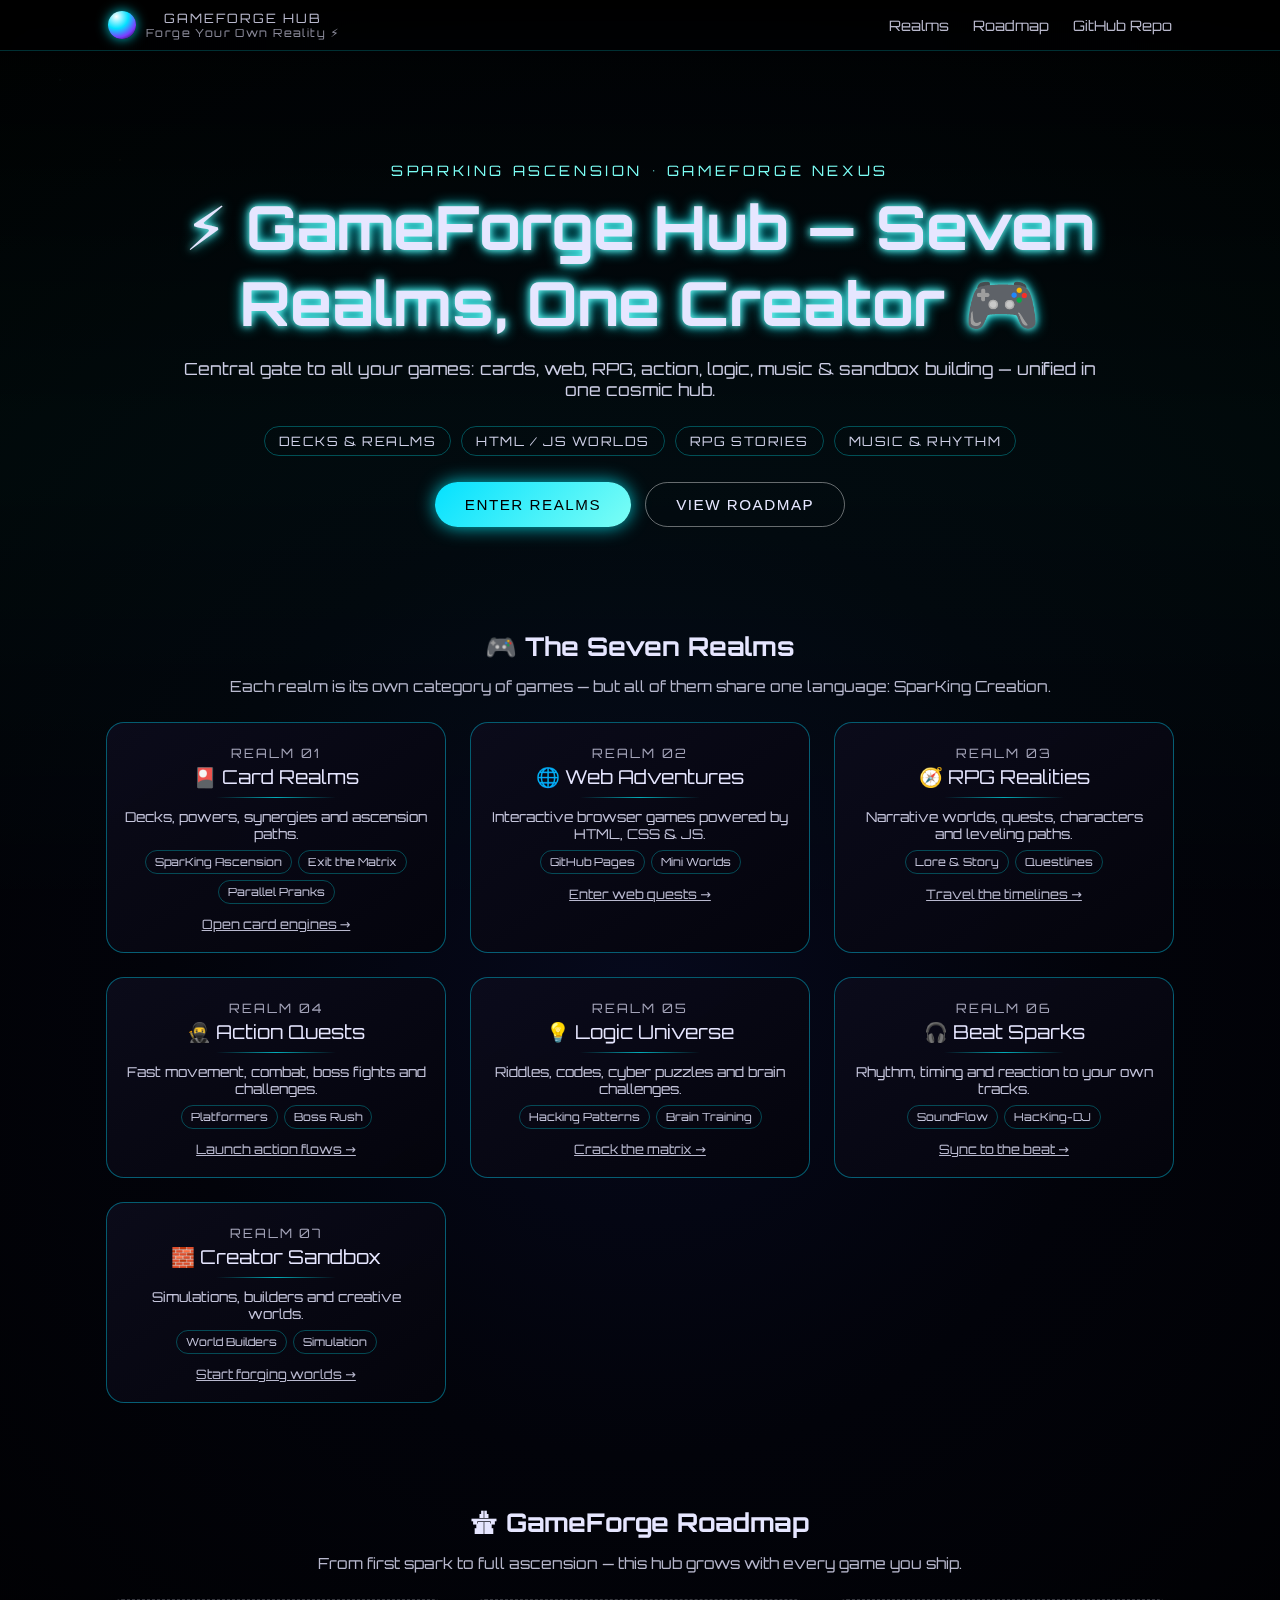
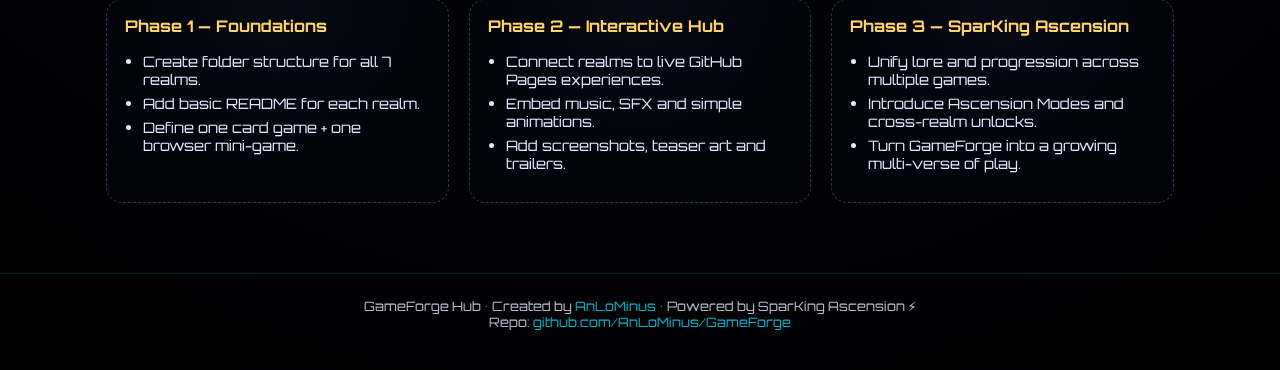
<file: index.html>
<!DOCTYPE html>
<html lang='en'>
<head>
  <meta charset='UTF-8'>
  <meta name='viewport' content='width=device-width, initial-scale=1.0'>
  <title>GameForge Hub ⚡🎮</title>
  <style>
    @import url('https://fonts.googleapis.com/css2?family=Orbitron:wght@400;500;700&display=swap');

    :root {
      --primary: #04e1ff;
      --primary-soft: #00a8d6;
      --bg-deep: #02030a;
      --bg-mid: #070016;
      --card-bg1: rgba(12, 12, 28, 0.9);
      --card-bg2: rgba(4, 4, 12, 0.95);
      --border-soft: #00dbff66;
      --text-main: #e6e6ff;
      --accent-gold: #ffd56a;
    }

    * {
      box-sizing: border-box;
    }

    body {
      margin: 0;
      font-family: 'Orbitron', system-ui, sans-serif;
      background: radial-gradient(circle at center, #06091c 0%, #02030a 40%, #000000 100%);
      color: var(--text-main);
      text-align: center;
      overflow-x: hidden;
    }

    /* animated starfield background */
    .stars, .stars2, .stars3 {
      position: fixed;
      top: 0;
      left: 0;
      width: 200%;
      height: 200%;
      pointer-events: none;
      background-repeat: repeat;
      opacity: 0.3;
      z-index: -2;
    }
    .stars {
      background-image: radial-gradient(2px 2px at 20px 20px, #ffffffaa, transparent 40%);
      animation: drift 80s linear infinite;
    }
    .stars2 {
      background-image: radial-gradient(2px 2px at 60px 80px, #7cfef5aa, transparent 40%);
      animation: drift 120s linear infinite reverse;
    }
    .stars3 {
      background-image: radial-gradient(2px 2px at 120px 160px, #ffd56aaa, transparent 40%);
      animation: drift 160s linear infinite;
    }

    @keyframes drift {
      from { transform: translate3d(0,0,0) scale(1); }
      to   { transform: translate3d(-25%, -25%, 0) scale(1.2); }
    }

    /* simple matrix spark rain */
    .matrix-overlay {
      position: fixed;
      inset: 0;
      pointer-events: none;
      background-image: linear-gradient(to bottom, transparent 0%, rgba(0, 255, 180, 0.08) 50%, transparent 100%);
      mix-blend-mode: screen;
      opacity: 0.4;
      animation: pulse 5s ease-in-out infinite;
      z-index: -1;
    }

    @keyframes pulse {
      0%, 100% { opacity: 0.15; }
      50% { opacity: 0.45; }
    }

    /* navbar */
    header {
      position: sticky;
      top: 0;
      z-index: 10;
      background: linear-gradient(to bottom, rgba(0,0,0,0.8), rgba(0,0,0,0.1));
      backdrop-filter: blur(12px);
      border-bottom: 1px solid #00f2ff33;
    }

    .nav-inner {
      max-width: 1100px;
      margin: 0 auto;
      padding: 10px 18px;
      display: flex;
      align-items: center;
      justify-content: space-between;
    }

    .logo {
      display: flex;
      align-items: center;
      gap: 10px;
      font-size: 1.1rem;
      letter-spacing: 0.08em;
    }

    .logo-mark {
      width: 28px;
      height: 28px;
      border-radius: 50%;
      background: radial-gradient(circle at 30% 20%, #ffffff, #04e1ff 40%, #7c3bff 70%, #000 100%);
      box-shadow: 0 0 12px #00f2ffcc;
    }

    nav a {
      margin-left: 20px;
      font-size: 0.9rem;
      text-decoration: none;
      color: var(--text-main);
      opacity: 0.8;
      transition: 0.25s;
    }

    nav a:hover {
      opacity: 1;
      text-shadow: 0 0 8px #00f2ff;
    }

    /* hero */
    .hero {
      padding: 110px 16px 70px;
    }

    .hero-inner {
      max-width: 920px;
      margin: 0 auto;
    }

    .hero-kicker {
      font-size: 0.9rem;
      letter-spacing: 0.25em;
      text-transform: uppercase;
      color: #7cfef5;
      margin-bottom: 10px;
    }

    .hero-title {
      font-size: clamp(2.8rem, 5vw, 3.8rem);
      margin: 0 0 14px;
      text-shadow: 0 0 7px #7cfef5, 0 0 14px #00f2ff;
    }

    .hero-sub {
      font-size: 1.05rem;
      opacity: 0.9;
      margin-bottom: 26px;
    }

    .hero-tags {
      display: flex;
      flex-wrap: wrap;
      justify-content: center;
      gap: 10px;
      margin-bottom: 26px;
    }

    .tag {
      border-radius: 999px;
      border: 1px solid #00f2ff55;
      padding: 6px 14px;
      font-size: 0.8rem;
      text-transform: uppercase;
      letter-spacing: 0.12em;
      opacity: 0.9;
    }

    .hero-cta {
      display: flex;
      flex-wrap: wrap;
      justify-content: center;
      gap: 14px;
    }

    .btn-primary, .btn-ghost {
      padding: 13px 30px;
      font-size: 0.95rem;
      border-radius: 999px;
      border: none;
      cursor: pointer;
      letter-spacing: 0.1em;
      text-transform: uppercase;
      transition: 0.25s;
    }

    .btn-primary {
      background: linear-gradient(135deg, var(--primary), #7cfef5);
      color: #000;
      box-shadow: 0 0 18px #00f2ffcc;
    }

    .btn-primary:hover {
      transform: translateY(-2px) scale(1.03);
      box-shadow: 0 0 26px #00f2ff;
    }

    .btn-ghost {
      background: transparent;
      border: 1px solid #ffffff66;
      color: var(--text-main);
    }

    .btn-ghost:hover {
      border-color: var(--primary);
      text-shadow: 0 0 8px #00f2ff;
    }

    /* realm grid */
    .section-shell {
      max-width: 1100px;
      margin: 0 auto;
      padding: 12px 16px 70px;
    }

    .section-title {
      font-size: 1.6rem;
      margin-bottom: 12px;
    }

    .section-sub {
      font-size: 0.95rem;
      opacity: 0.8;
      margin-bottom: 26px;
    }

    .realms-grid {
      display: grid;
      grid-template-columns: repeat(auto-fit, minmax(250px, 1fr));
      gap: 24px;
    }

    .realm-card {
      background: linear-gradient(145deg, var(--card-bg1), var(--card-bg2));
      border-radius: 18px;
      padding: 22px 18px 20px;
      border: 1px solid var(--border-soft);
      position: relative;
      overflow: hidden;
      cursor: pointer;
      transition: transform 0.22s ease, box-shadow 0.22s ease, border-color 0.22s;
    }

    .realm-card::before {
      content: '';
      position: absolute;
      inset: -40%;
      background: conic-gradient(from 120deg, transparent 0deg, #00f2ff22 70deg, transparent 140deg);
      opacity: 0;
      transition: opacity 0.3s;
    }

    .realm-card:hover::before {
      opacity: 1;
    }

    .realm-card:hover {
      transform: translateY(-8px) scale(1.02);
      box-shadow: 0 0 22px #00f2ffaa;
      border-color: #00f2ff;
    }

    .realm-label {
      font-size: 0.8rem;
      text-transform: uppercase;
      letter-spacing: 0.16em;
      opacity: 0.7;
      margin-bottom: 4px;
    }

    .realm-name {
      font-size: 1.2rem;
      margin-bottom: 6px;
    }

    .realm-line {
      height: 1px;
      width: 40%;
      margin: 8px auto 10px;
      background: linear-gradient(to right, transparent, #00f2ff, transparent);
      opacity: 0.7;
    }

    .realm-meta {
      font-size: 0.85rem;
      opacity: 0.85;
      margin-bottom: 6px;
    }

    .realm-tags {
      display: flex;
      flex-wrap: wrap;
      justify-content: center;
      gap: 6px;
      margin-top: 8px;
    }

    .realm-tag {
      font-size: 0.7rem;
      padding: 4px 9px;
      border-radius: 999px;
      border: 1px solid #00f2ff55;
      opacity: 0.85;
    }

    .realm-link {
      margin-top: 12px;
      font-size: 0.8rem;
      opacity: 0.8;
      text-decoration: underline;
    }

    /* roadmap */
    .roadmap {
      display: grid;
      grid-template-columns: repeat(auto-fit, minmax(260px, 1fr));
      gap: 20px;
      margin-top: 10px;
    }

    .roadmap-step {
      border-radius: 16px;
      border: 1px dashed #ffffff33;
      padding: 16px 18px;
      background: radial-gradient(circle at top, #19193355, #02030a 70%);
      font-size: 0.9rem;
      text-align: left;
    }

    .roadmap-step h3 {
      margin-top: 0;
      font-size: 1rem;
      color: var(--accent-gold);
    }

    ul {
      padding-left: 18px;
      text-align: left;
    }

    li {
      margin-bottom: 6px;
      font-size: 0.9rem;
    }

    /* footer */
    footer {
      border-top: 1px solid #00f2ff33;
      padding: 24px 16px 40px;
      font-size: 0.8rem;
      opacity: 0.8;
    }

    footer a {
      color: var(--primary);
      text-decoration: none;
    }

    footer a:hover {
      text-decoration: underline;
    }

    @media (max-width: 600px) {
      .nav-inner {
        flex-direction: column;
        gap: 8px;
      }
      nav a {
        margin-left: 10px;
      }
    }
  </style>
</head>
<body>

<div class='stars'></div>
<div class='stars2'></div>
<div class='stars3'></div>
<div class='matrix-overlay'></div>

<header>
  <div class='nav-inner'>
    <div class='logo'>
      <div class='logo-mark'></div>
      <div>
        <div style='font-size:0.8rem; text-transform:uppercase; letter-spacing:0.16em; opacity:0.8;'>GameForge Hub</div>
        <div style='font-size:0.7rem; opacity:0.6;'>Forge Your Own Reality ⚡</div>
      </div>
    </div>
    <nav>
      <a href='#realms'>Realms</a>
      <a href='#roadmap'>Roadmap</a>
      <a href='https://github.com/AnLoMinus/GameForge' target='_blank'>GitHub Repo</a>
    </nav>
  </div>
</header>

<main>
  <section class='hero'>
    <div class='hero-inner'>
      <div class='hero-kicker'>SparKing Ascension • GameForge Nexus</div>
      <h1 class='hero-title'>⚡ GameForge Hub — Seven Realms, One Creator 🎮</h1>
      <p class='hero-sub'>Central gate to all your games: cards, web, RPG, action, logic, music & sandbox building — unified in one cosmic hub.</p>

      <div class='hero-tags'>
        <div class='tag'>Decks &amp; Realms</div>
        <div class='tag'>HTML / JS Worlds</div>
        <div class='tag'>RPG Stories</div>
        <div class='tag'>Music &amp; Rhythm</div>
      </div>

      <div class='hero-cta'>
        <button class='btn-primary' onclick="document.getElementById('realms').scrollIntoView({behavior:'smooth'});">ENTER REALMS</button>
        <button class='btn-ghost' onclick="document.getElementById('roadmap').scrollIntoView({behavior:'smooth'});">VIEW ROADMAP</button>
      </div>
    </div>
  </section>

  <section id='realms' class='section-shell'>
    <h2 class='section-title'>🎮 The Seven Realms</h2>
    <p class='section-sub'>Each realm is its own category of games — but all of them share one language: SparKing Creation.</p>

    <div class='realms-grid'>

      <div class='realm-card' onclick="location.href='./card-realms';">
        <div class='realm-label'>Realm 01</div>
        <div class='realm-name'>🎴 Card Realms</div>
        <div class='realm-line'></div>
        <div class='realm-meta'>Decks, powers, synergies and ascension paths.</div>
        <div class='realm-tags'>
          <span class='realm-tag'>SparKing Ascension</span>
          <span class='realm-tag'>Exit the Matrix</span>
          <span class='realm-tag'>Parallel Pranks</span>
        </div>
        <div class='realm-link'>Open card engines &rarr;</div>
      </div>

      <div class='realm-card' onclick="location.href='./browser-games';">
        <div class='realm-label'>Realm 02</div>
        <div class='realm-name'>🌐 Web Adventures</div>
        <div class='realm-line'></div>
        <div class='realm-meta'>Interactive browser games powered by HTML, CSS & JS.</div>
        <div class='realm-tags'>
          <span class='realm-tag'>GitHub Pages</span>
          <span class='realm-tag'>Mini Worlds</span>
        </div>
        <div class='realm-link'>Enter web quests &rarr;</div>
      </div>

      <div class='realm-card' onclick="location.href='./rpg-worlds';">
        <div class='realm-label'>Realm 03</div>
        <div class='realm-name'>🧭 RPG Realities</div>
        <div class='realm-line'></div>
        <div class='realm-meta'>Narrative worlds, quests, characters and leveling paths.</div>
        <div class='realm-tags'>
          <span class='realm-tag'>Lore &amp; Story</span>
          <span class='realm-tag'>Questlines</span>
        </div>
        <div class='realm-link'>Travel the timelines &rarr;</div>
      </div>

      <div class='realm-card' onclick="location.href='./action-quests';">
        <div class='realm-label'>Realm 04</div>
        <div class='realm-name'>🥷 Action Quests</div>
        <div class='realm-line'></div>
        <div class='realm-meta'>Fast movement, combat, boss fights and challenges.</div>
        <div class='realm-tags'>
          <span class='realm-tag'>Platformers</span>
          <span class='realm-tag'>Boss Rush</span>
        </div>
        <div class='realm-link'>Launch action flows &rarr;</div>
      </div>

      <div class='realm-card' onclick="location.href='./logic-puzzles';">
        <div class='realm-label'>Realm 05</div>
        <div class='realm-name'>💡 Logic Universe</div>
        <div class='realm-line'></div>
        <div class='realm-meta'>Riddles, codes, cyber puzzles and brain challenges.</div>
        <div class='realm-tags'>
          <span class='realm-tag'>Hacking Patterns</span>
          <span class='realm-tag'>Brain Training</span>
        </div>
        <div class='realm-link'>Crack the matrix &rarr;</div>
      </div>

      <div class='realm-card' onclick="location.href='./music-games';">
        <div class='realm-label'>Realm 06</div>
        <div class='realm-name'>🎧 Beat Sparks</div>
        <div class='realm-line'></div>
        <div class='realm-meta'>Rhythm, timing and reaction to your own tracks.</div>
        <div class='realm-tags'>
          <span class='realm-tag'>SoundFlow</span>
          <span class='realm-tag'>HacKing-DJ</span>
        </div>
        <div class='realm-link'>Sync to the beat &rarr;</div>
      </div>

      <div class='realm-card' onclick="location.href='./sandbox-realms';">
        <div class='realm-label'>Realm 07</div>
        <div class='realm-name'>🧱 Creator Sandbox</div>
        <div class='realm-line'></div>
        <div class='realm-meta'>Simulations, builders and creative worlds.</div>
        <div class='realm-tags'>
          <span class='realm-tag'>World Builders</span>
          <span class='realm-tag'>Simulation</span>
        </div>
        <div class='realm-link'>Start forging worlds &rarr;</div>
      </div>

    </div>
  </section>

  <section id='roadmap' class='section-shell'>
    <h2 class='section-title'>🛣 GameForge Roadmap</h2>
    <p class='section-sub'>From first spark to full ascension — this hub grows with every game you ship.</p>

    <div class='roadmap'>
      <div class='roadmap-step'>
        <h3>Phase 1 — Foundations</h3>
        <ul>
          <li>Create folder structure for all 7 realms.</li>
          <li>Add basic README for each realm.</li>
          <li>Define one card game + one browser mini-game.</li>
        </ul>
      </div>

      <div class='roadmap-step'>
        <h3>Phase 2 — Interactive Hub</h3>
        <ul>
          <li>Connect realms to live GitHub Pages experiences.</li>
          <li>Embed music, SFX and simple animations.</li>
          <li>Add screenshots, teaser art and trailers.</li>
        </ul>
      </div>

      <div class='roadmap-step'>
        <h3>Phase 3 — SparKing Ascension</h3>
        <ul>
          <li>Unify lore and progression across multiple games.</li>
          <li>Introduce Ascension Modes and cross-realm unlocks.</li>
          <li>Turn GameForge into a growing multi-verse of play.</li>
        </ul>
      </div>
    </div>
  </section>
</main>

<footer>
  GameForge Hub • Created by <a href='https://github.com/AnLoMinus' target='_blank'>AnLoMinus</a> • Powered by SparKing Ascension ⚡<br>
  Repo: <a href='https://github.com/AnLoMinus/GameForge' target='_blank'>github.com/AnLoMinus/GameForge</a>
</footer>

</body>
</html>
</file>
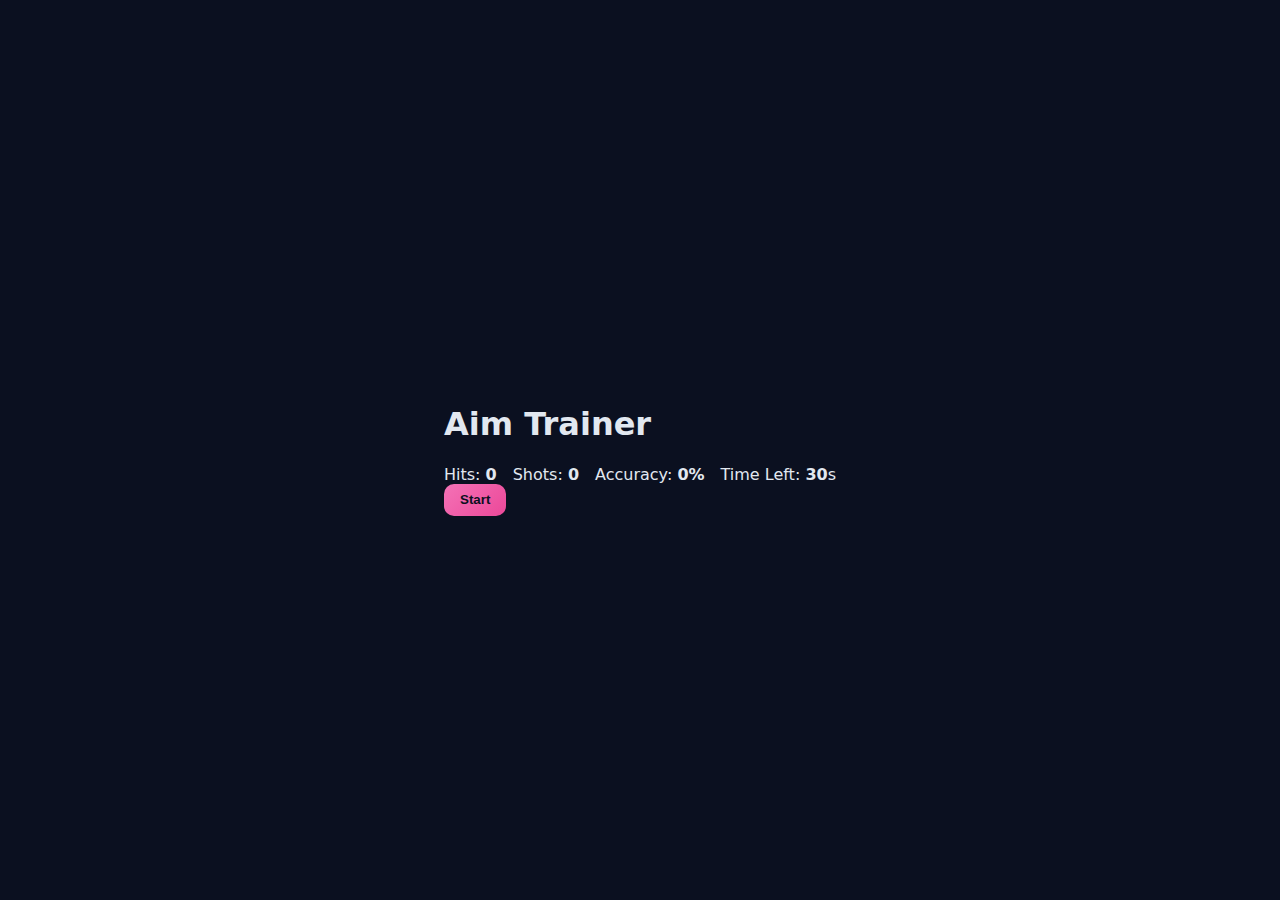
<file: WebPlay/aim-trainer/index.html>
<!doctype html>
<html lang="en">
<head>
  <meta charset="UTF-8">
  <meta name="viewport" content="width=device-width, initial-scale=1.0">
  <title>Aim Trainer</title>
  <link rel="stylesheet" href="style.css">
</head>
<body>
  <main>
    <header>
      <h1>Aim Trainer</h1>
      <div class="stats">
        <span>Hits: <strong id="hits">0</strong></span>
        <span>Shots: <strong id="shots">0</strong></span>
        <span>Accuracy: <strong id="accuracy">0%</strong></span>
        <span>Time Left: <strong id="time">30</strong>s</span>
      </div>
      <button id="start">Start</button>
    </header>
    <section id="field"></section>
  </main>
  <script src="script.js"></script>
</body>
</html>
</file>
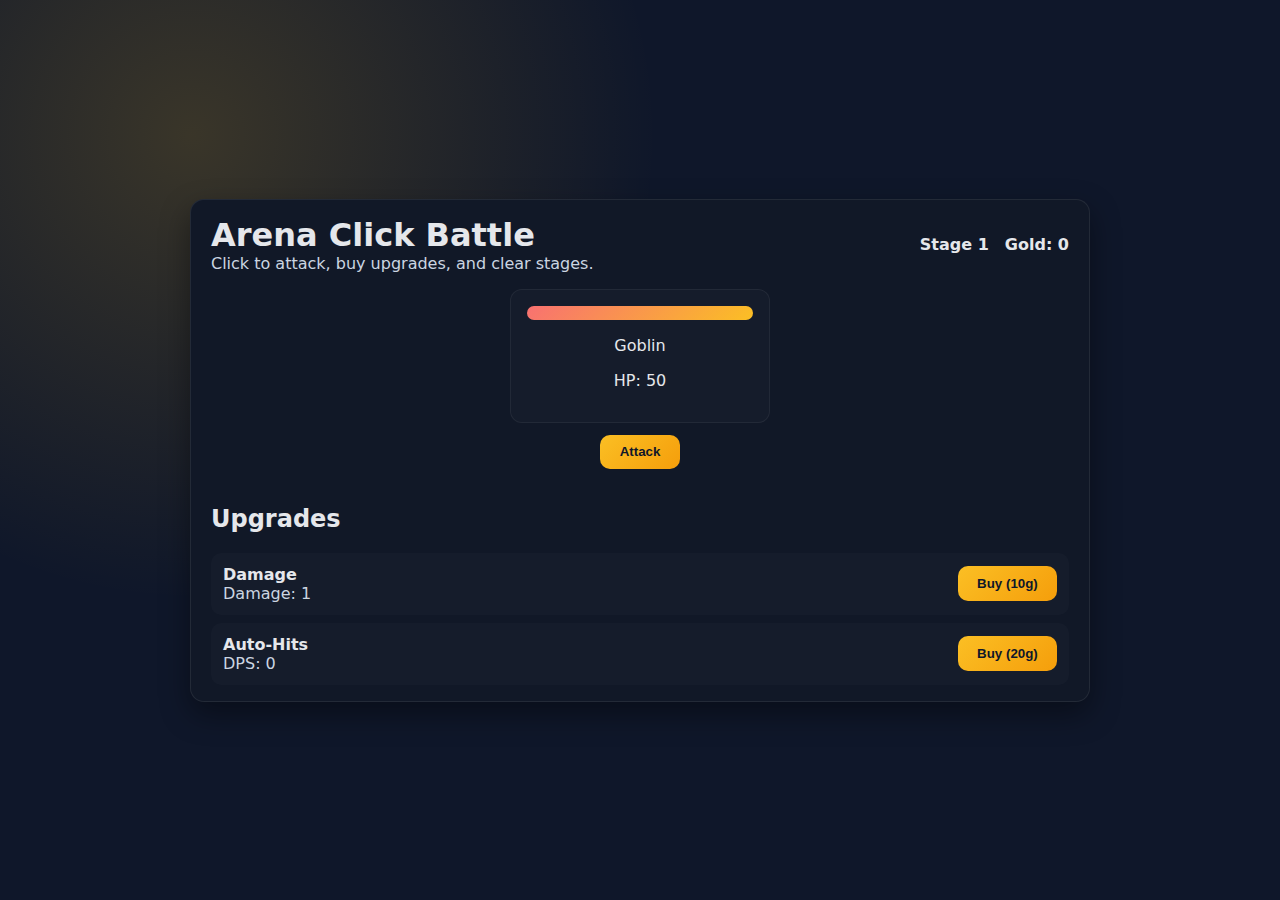
<file: WebPlay/arena-click-battle/index.html>
<!DOCTYPE html>
<html lang="en">
<head>
  <meta charset="UTF-8">
  <meta name="viewport" content="width=device-width, initial-scale=1.0">
  <title>Arena Click Battle</title>
  <link rel="stylesheet" href="style.css">
</head>
<body>
  <main class="panel">
    <header>
      <div>
        <h1>Arena Click Battle</h1>
        <p>Click to attack, buy upgrades, and clear stages.</p>
      </div>
      <div class="stats">
        <span id="stage">Stage 1</span>
        <span id="gold">Gold: 0</span>
      </div>
    </header>
    <section class="arena">
      <div class="enemy" id="enemy">
        <div class="hp-bar"><div id="hpFill"></div></div>
        <p id="enemyName">Goblin</p>
        <p id="hp">HP: 50</p>
      </div>
      <button id="attack">Attack</button>
    </section>
    <section class="upgrades">
      <h2>Upgrades</h2>
      <div class="upgrade">
        <div>
          <strong>Damage</strong>
          <p id="damageInfo">Damage: 1</p>
        </div>
        <button id="buyDamage">Buy (10g)</button>
      </div>
      <div class="upgrade">
        <div>
          <strong>Auto-Hits</strong>
          <p id="autoInfo">DPS: 0</p>
        </div>
        <button id="buyAuto">Buy (20g)</button>
      </div>
    </section>
  </main>
  <script src="script.js"></script>
</body>
</html>
</file>
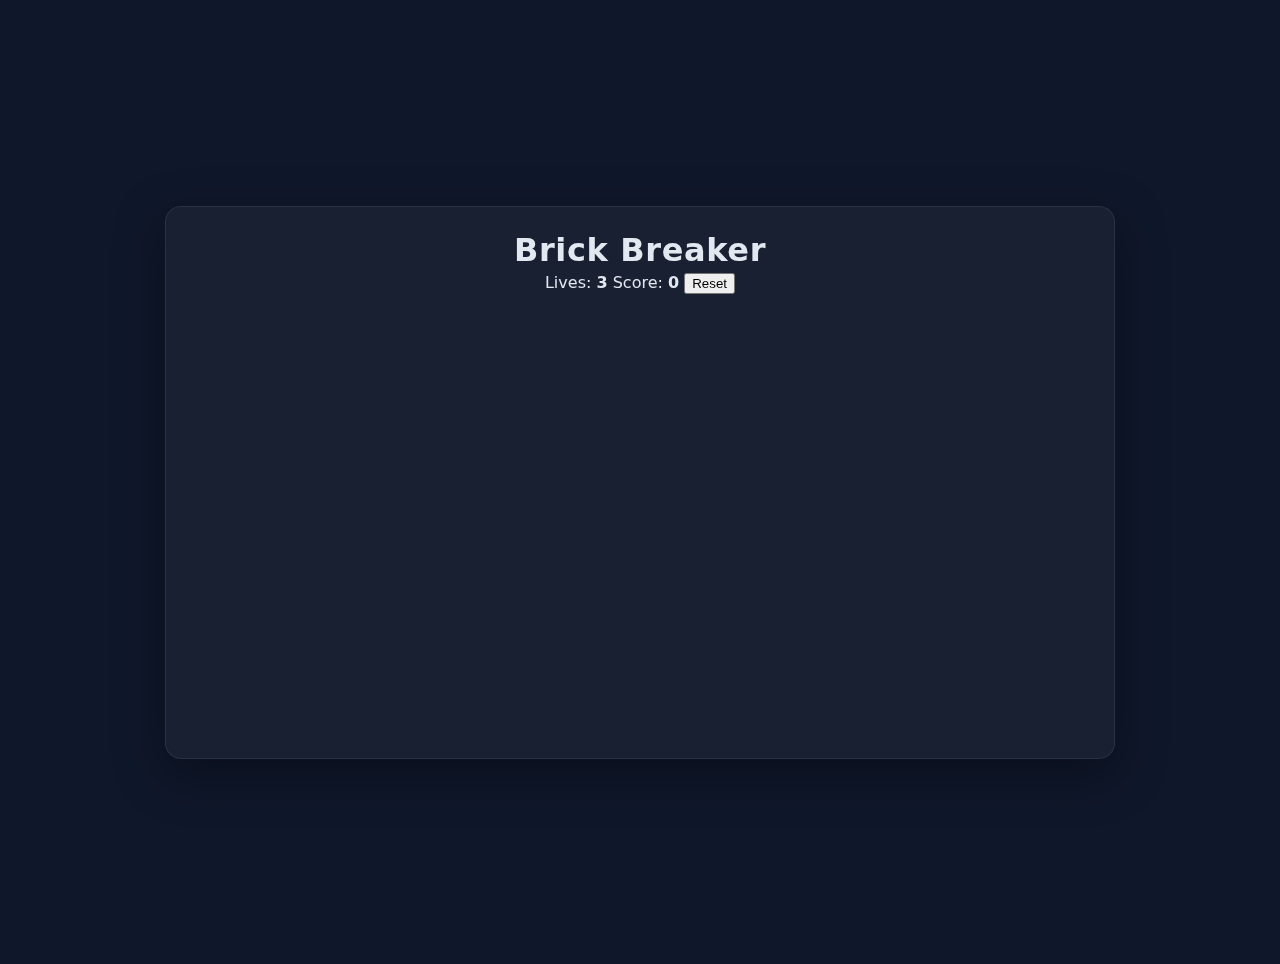
<file: WebPlay/brick-breaker/index.html>
<!doctype html>
<html lang="en">
<head>
  <meta charset="UTF-8">
  <meta name="viewport" content="width=device-width, initial-scale=1.0">
  <title>Brick Breaker</title>
  <link rel="stylesheet" href="style.css">
</head>
<body>
  <main>
    <header>
      <h1>Brick Breaker</h1>
      <div class="stats">
        <span>Lives: <strong id="lives">3</strong></span>
        <span>Score: <strong id="score">0</strong></span>
        <button id="reset">Reset</button>
      </div>
    </header>
    <canvas id="game" width="640" height="420"></canvas>
  </main>
  <script src="script.js"></script>
</body>
</html>
</file>
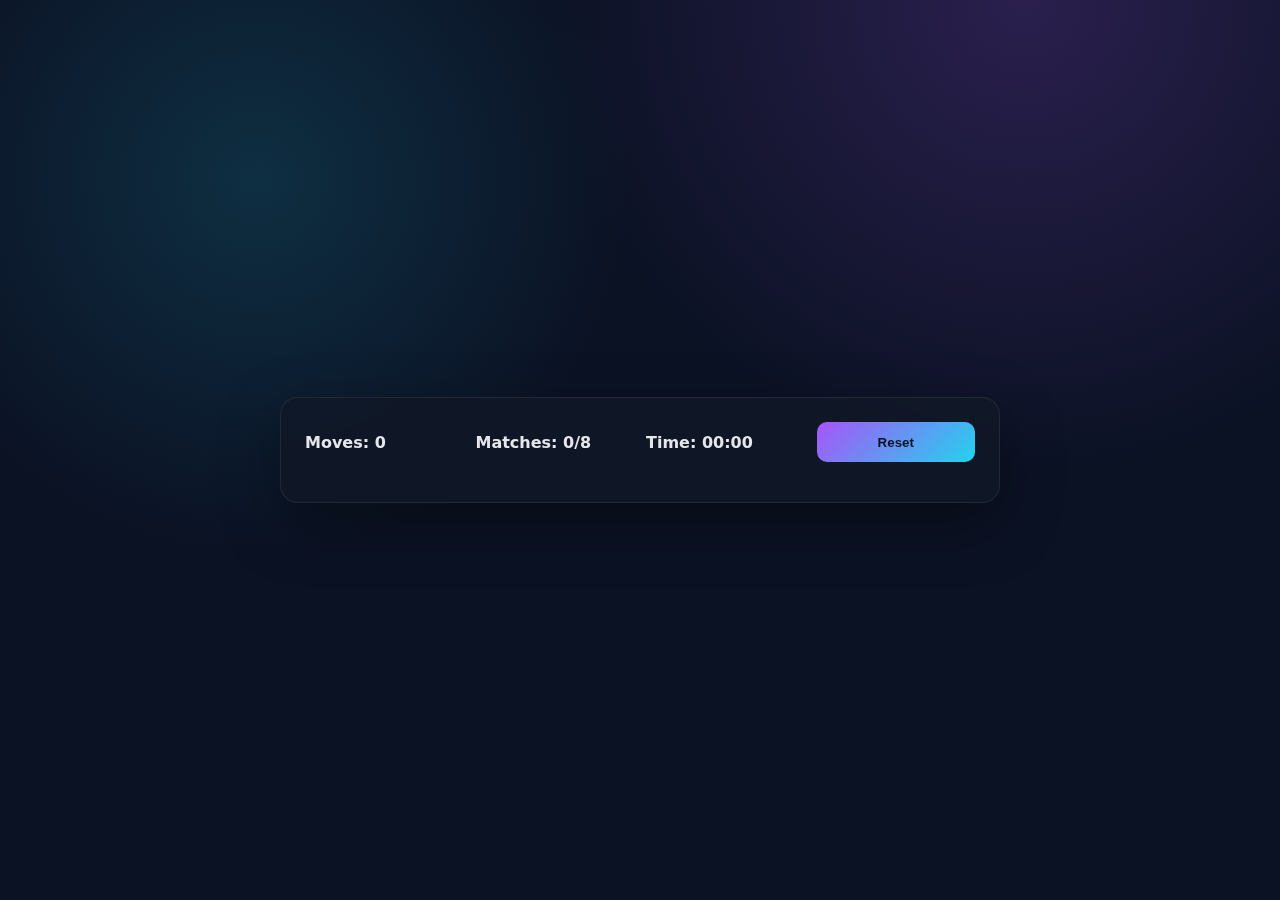
<file: WebPlay/memory-grid/index.html>
<!doctype html>
<html lang="en">
<head>
  <meta charset="UTF-8">
  <meta name="viewport" content="width=device-width, initial-scale=1.0">
  <title>Memory Grid</title>
  <link rel="stylesheet" href="style.css">
</head>
<body>
  <main>
    <header>
      <div class="stat">Moves: <span id="moves">0</span></div>
      <div class="stat">Matches: <span id="matches">0</span>/8</div>
      <div class="stat">Time: <span id="timer">00:00</span></div>
      <button id="reset">Reset</button>
    </header>
    <section id="grid" aria-label="Memory grid"></section>
  </main>
  <script src="script.js"></script>
</body>
</html>
</file>
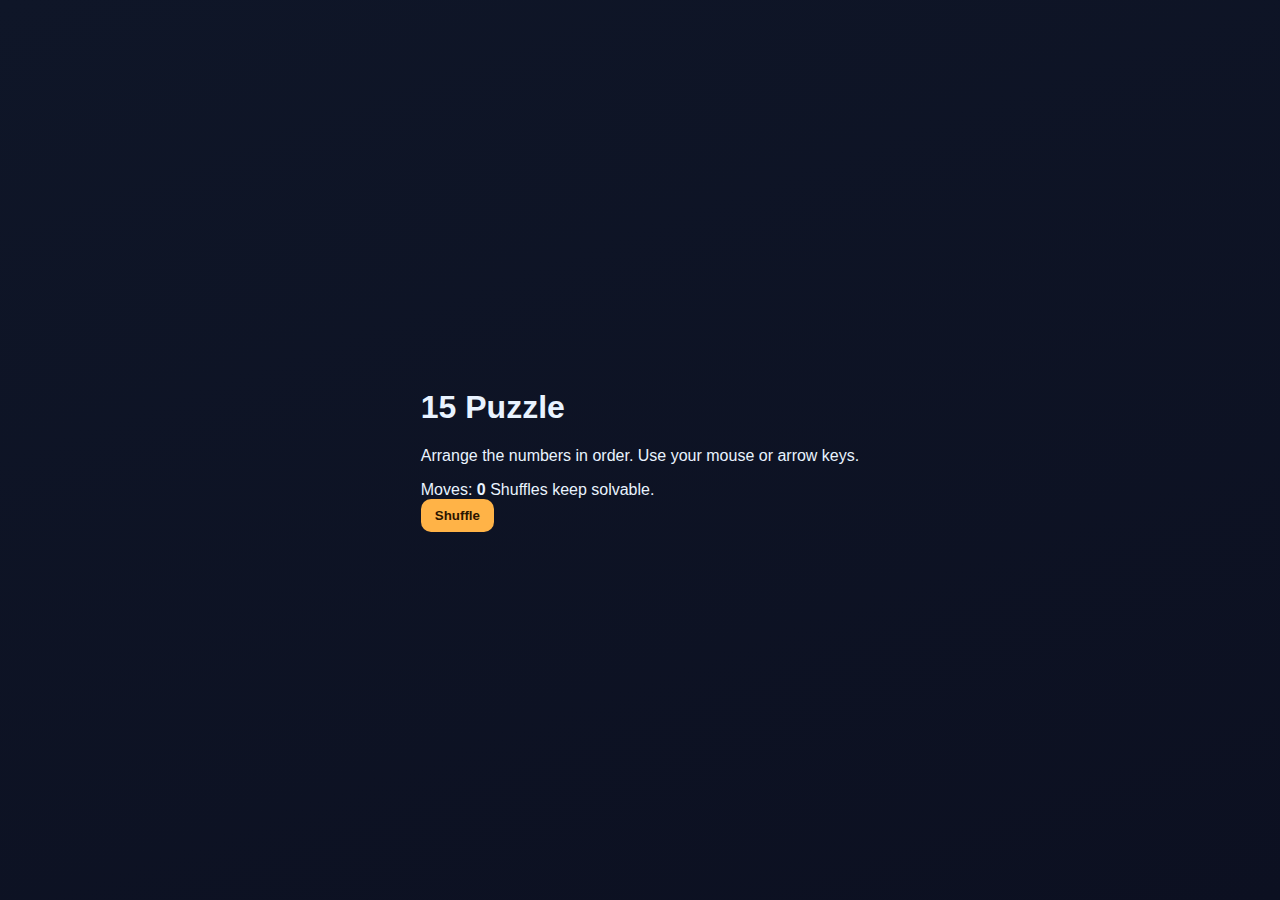
<file: WebPlay/puzzle-slider/index.html>
<!doctype html>
<html lang="en">
<head>
  <meta charset="UTF-8">
  <meta name="viewport" content="width=device-width, initial-scale=1.0">
  <title>Puzzle Slider</title>
  <link rel="stylesheet" href="style.css">
</head>
<body>
  <main>
    <div class="panel">
      <h1>15 Puzzle</h1>
      <p>Arrange the numbers in order. Use your mouse or arrow keys.</p>
      <div class="stats">
        <span>Moves: <strong id="moves">0</strong></span>
        <span>Shuffles keep solvable.</span>
      </div>
      <button id="shuffle">Shuffle</button>
    </div>
    <section id="board" aria-label="15 puzzle board"></section>
  </main>
  <script src="script.js"></script>
</body>
</html>
</file>
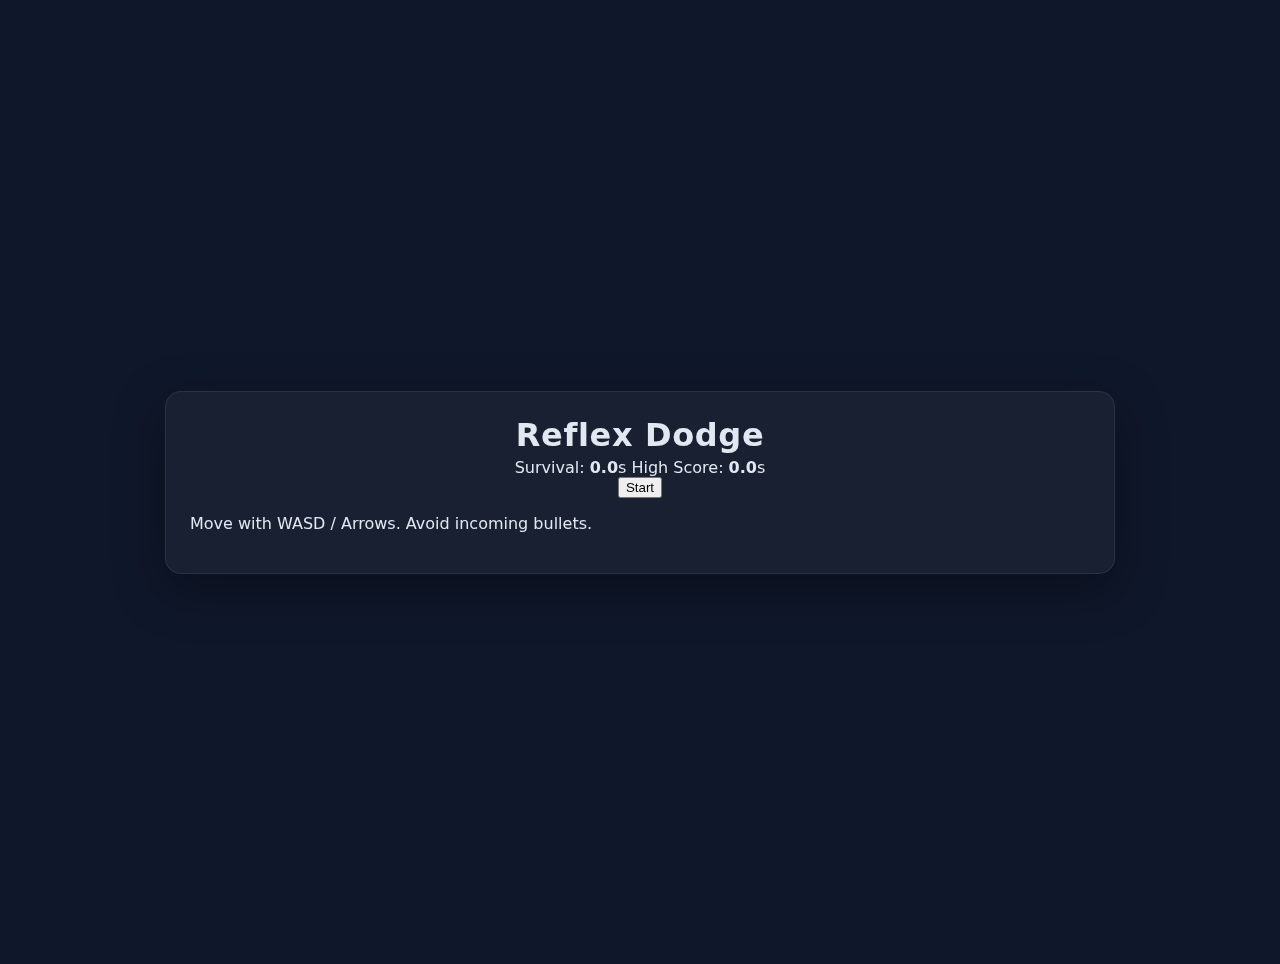
<file: WebPlay/reflex-dodge/index.html>
<!doctype html>
<html lang="en">
<head>
  <meta charset="UTF-8">
  <meta name="viewport" content="width=device-width, initial-scale=1.0">
  <title>Reflex Dodge</title>
  <link rel="stylesheet" href="style.css">
</head>
<body>
  <main>
    <header>
      <h1>Reflex Dodge</h1>
      <div class="stats">
        <span>Survival: <strong id="time">0.0</strong>s</span>
        <span>High Score: <strong id="best">0.0</strong>s</span>
      </div>
      <button id="start">Start</button>
    </header>
    <section id="arena">
      <div id="player"></div>
    </section>
    <p class="hint">Move with WASD / Arrows. Avoid incoming bullets.</p>
  </main>
  <script src="script.js"></script>
</body>
</html>
</file>
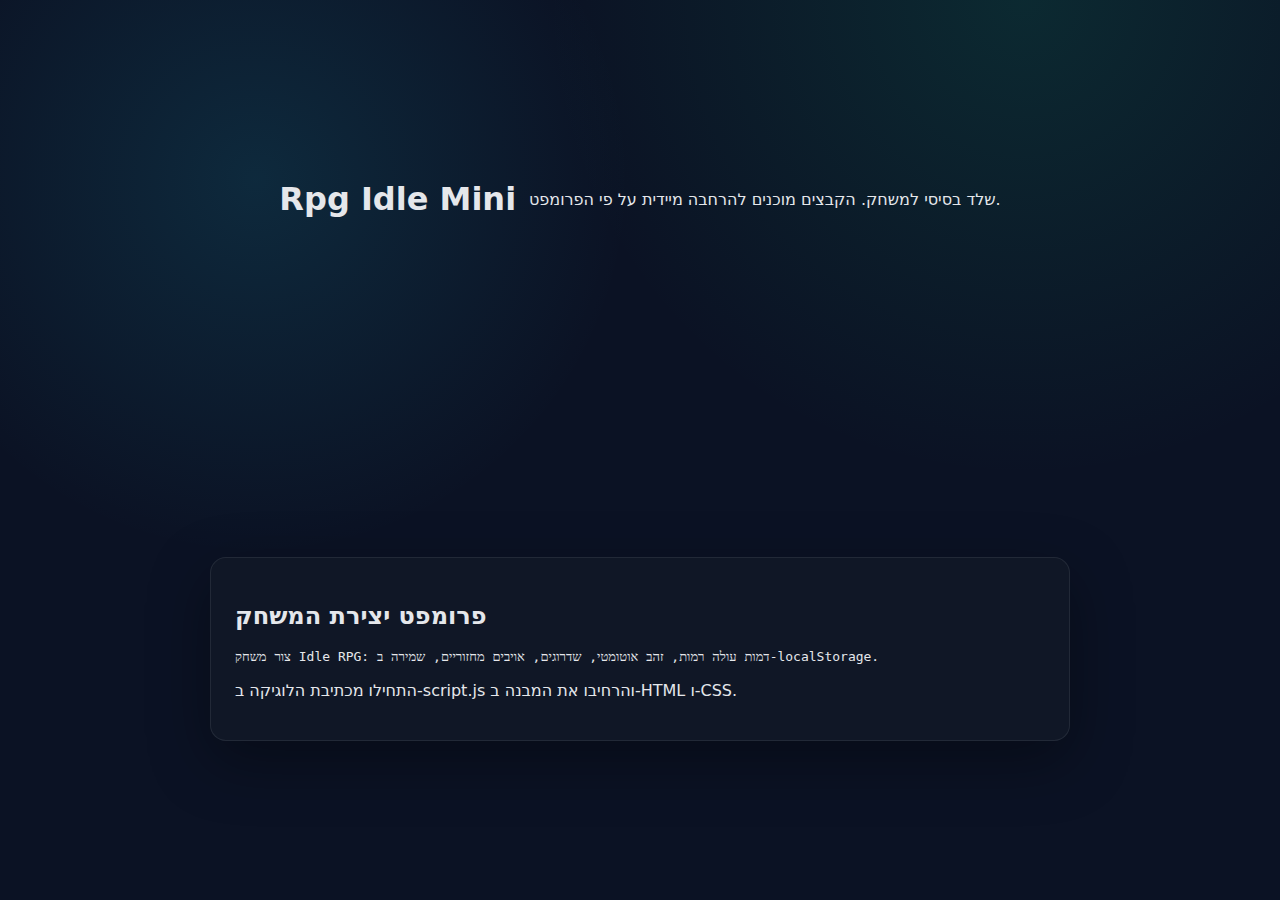
<file: WebPlay/rpg-idle-mini/index.html>
<!DOCTYPE html>
<html lang="he">
<head>
  <meta charset="UTF-8" />
  <meta name="viewport" content="width=device-width, initial-scale=1.0" />
  <title>Rpg Idle Mini</title>
  <link rel="stylesheet" href="style.css" />
</head>
<body>
  <header>
    <h1>Rpg Idle Mini</h1>
    <p>שלד בסיסי למשחק. הקבצים מוכנים להרחבה מיידית על פי הפרומפט.</p>
  </header>
  <main>
    <section class="prompt">
      <h2>פרומפט יצירת המשחק</h2>
      <pre>צור משחק Idle RPG: דמות עולה רמות, זהב אוטומטי, שדרוגים, אויבים מחזוריים, שמירה ב-localStorage.</pre>
    </section>
    <section class="notes">
      <p>התחילו מכתיבת הלוגיקה ב-script.js והרחיבו את המבנה ב-HTML ו-CSS.</p>
    </section>
  </main>
  <script src="script.js"></script>
</body>
</html>
</file>
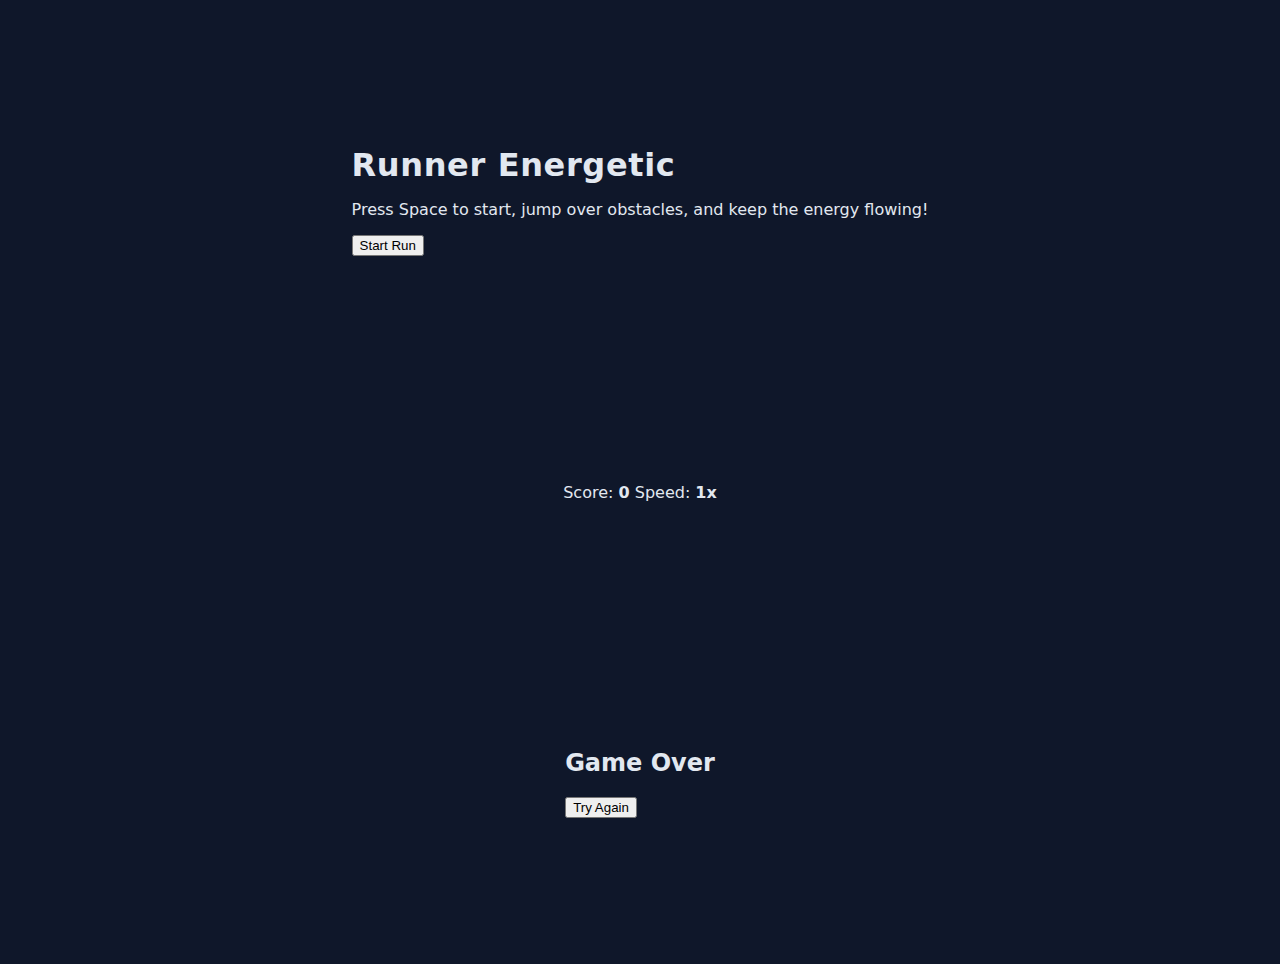
<file: WebPlay/runner-energetic/index.html>
<!doctype html>
<html lang="en">
<head>
  <meta charset="UTF-8">
  <meta name="viewport" content="width=device-width, initial-scale=1.0">
  <title>Runner Energetic</title>
  <link rel="stylesheet" href="style.css">
</head>
<body>
  <div class="screen" id="start-screen">
    <h1>Runner Energetic</h1>
    <p>Press Space to start, jump over obstacles, and keep the energy flowing!</p>
    <button id="start-btn">Start Run</button>
  </div>

  <div class="screen hidden" id="game-screen">
    <div id="hud">
      <span>Score: <strong id="score">0</strong></span>
      <span>Speed: <strong id="speed">1x</strong></span>
    </div>
    <div id="game">
      <div id="runner"></div>
    </div>
  </div>

  <div class="screen hidden" id="gameover-screen">
    <h2>Game Over</h2>
    <p id="final-score"></p>
    <button id="retry-btn">Try Again</button>
  </div>

  <script src="script.js"></script>
</body>
</html>
</file>
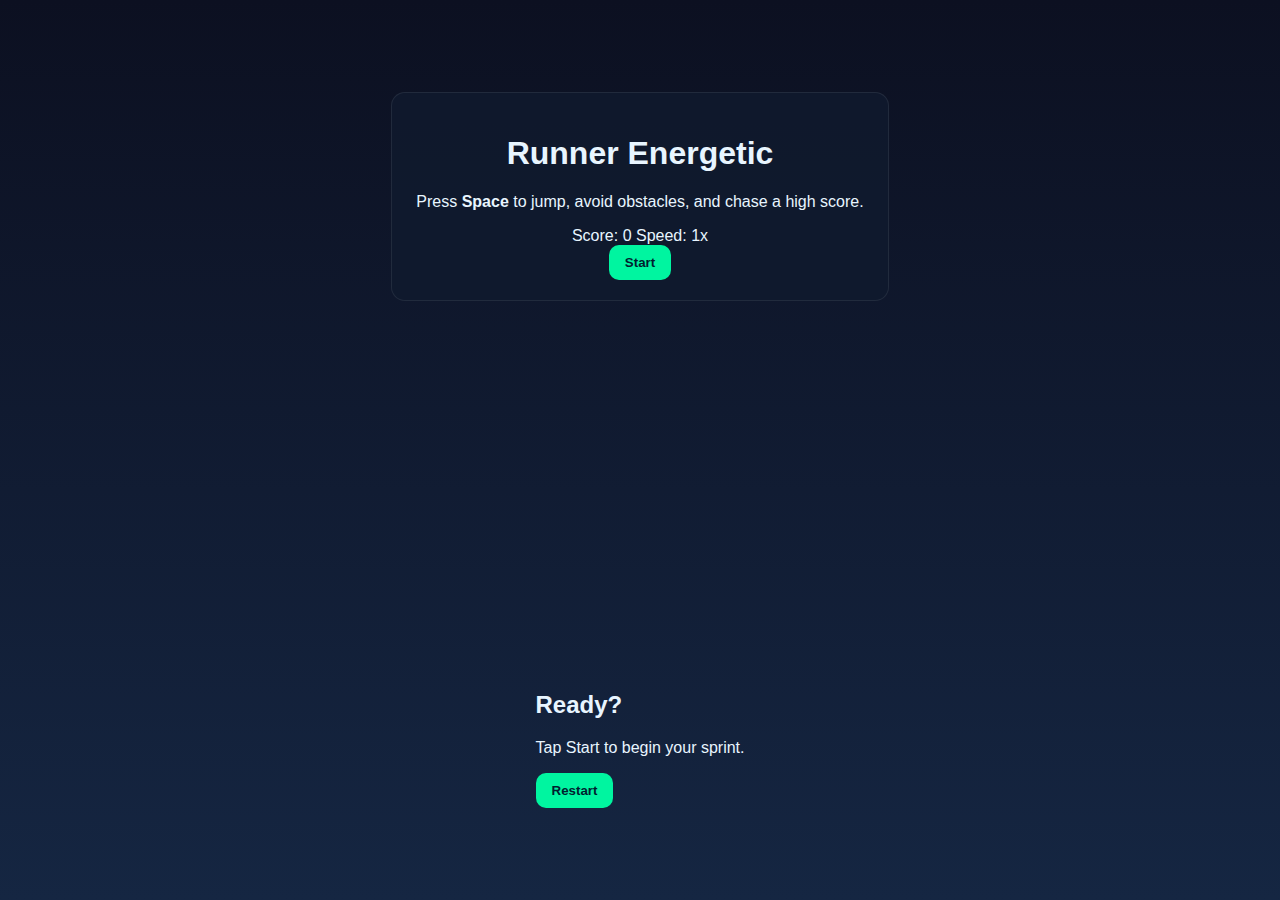
<file: WebPlay/runner/index.html>
<!DOCTYPE html>
<html lang="en">
<head>
  <meta charset="UTF-8" />
  <meta name="viewport" content="width=device-width, initial-scale=1.0" />
  <title>Runner Energetic</title>
  <link rel="stylesheet" href="style.css" />
</head>
<body>
  <div class="panel">
    <h1>Runner Energetic</h1>
    <p>Press <strong>Space</strong> to jump, avoid obstacles, and chase a high score.</p>
    <div class="status">
      <span id="score">Score: 0</span>
      <span id="speed">Speed: 1x</span>
    </div>
    <button id="startBtn">Start</button>
  </div>
  <div id="game" aria-label="runner lane">
    <div id="player" aria-label="runner"></div>
  </div>
  <div id="overlay" class="hidden">
    <div class="dialog">
      <h2 id="overlayTitle">Ready?</h2>
      <p id="overlayMessage">Tap Start to begin your sprint.</p>
      <button id="restartBtn">Restart</button>
    </div>
  </div>
  <script src="script.js"></script>
</body>
</html>
</file>
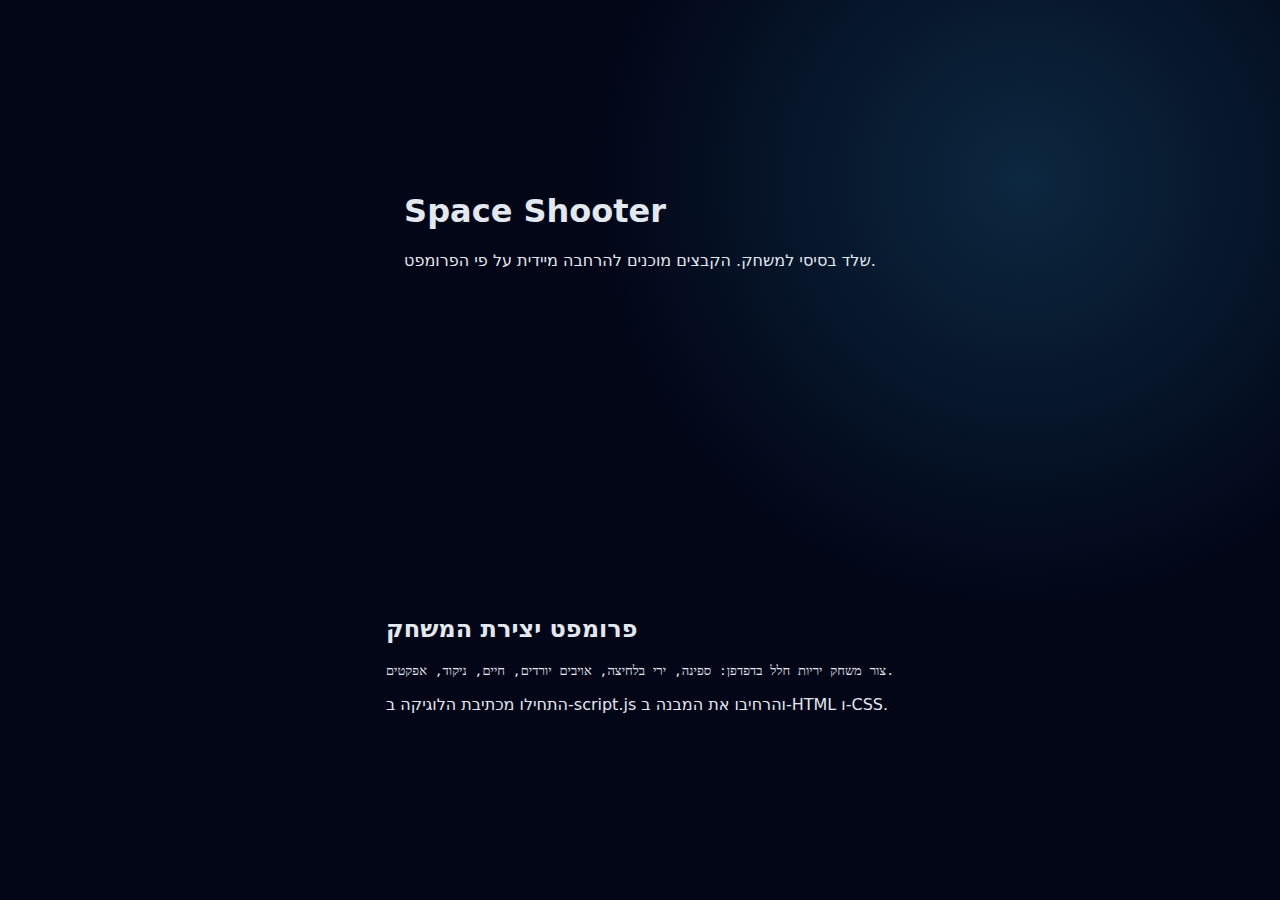
<file: WebPlay/space-shooter/index.html>
<!DOCTYPE html>
<html lang="he">
<head>
  <meta charset="UTF-8" />
  <meta name="viewport" content="width=device-width, initial-scale=1.0" />
  <title>Space Shooter</title>
  <link rel="stylesheet" href="style.css" />
</head>
<body>
  <header>
    <h1>Space Shooter</h1>
    <p>שלד בסיסי למשחק. הקבצים מוכנים להרחבה מיידית על פי הפרומפט.</p>
  </header>
  <main>
    <section class="prompt">
      <h2>פרומפט יצירת המשחק</h2>
      <pre>צור משחק יריות חלל בדפדפן: ספינה, ירי בלחיצה, אויבים יורדים, חיים, ניקוד, אפקטים.</pre>
    </section>
    <section class="notes">
      <p>התחילו מכתיבת הלוגיקה ב-script.js והרחיבו את המבנה ב-HTML ו-CSS.</p>
    </section>
  </main>
  <script src="script.js"></script>
</body>
</html>
</file>
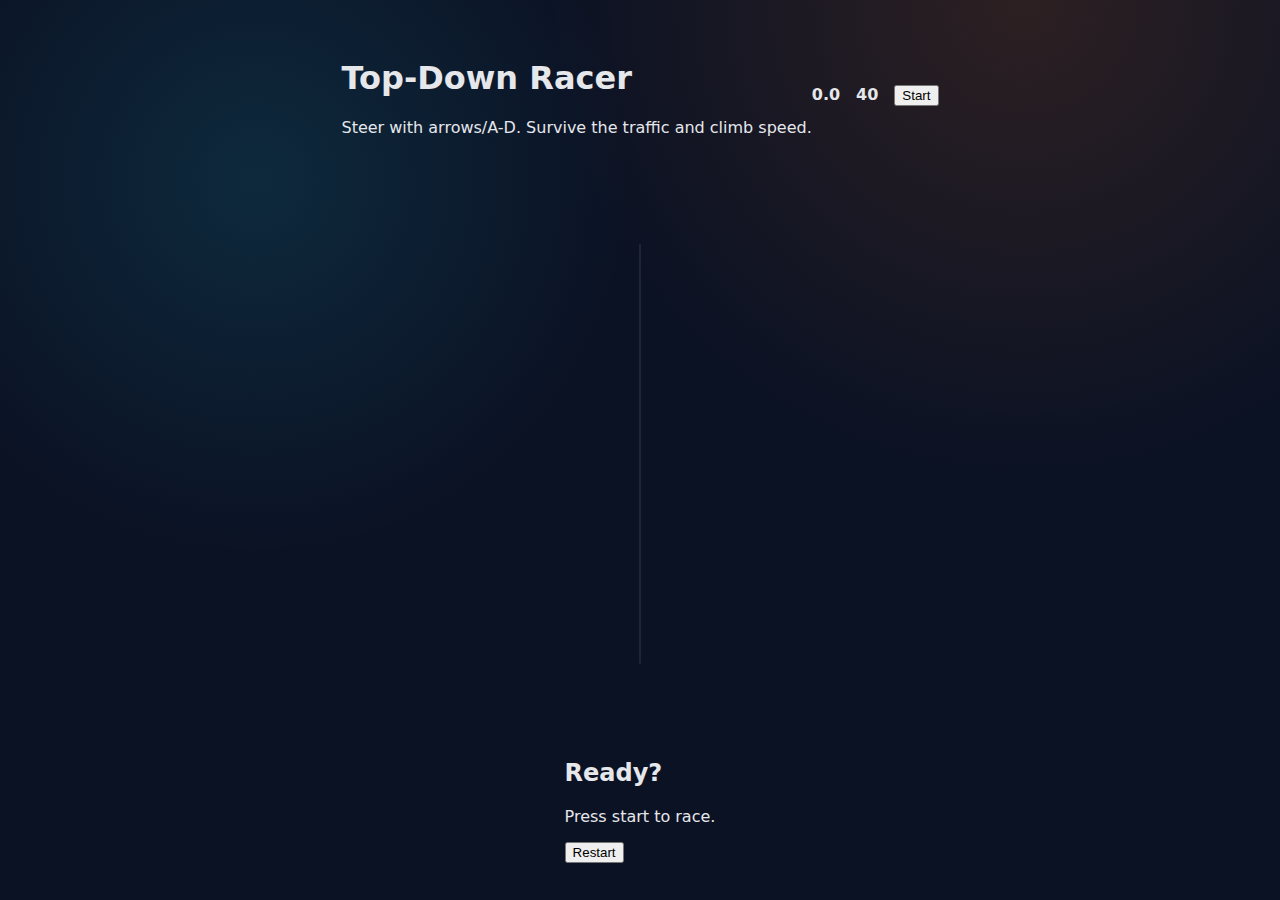
<file: WebPlay/top-down-racer/index.html>
<!DOCTYPE html>
<html lang="en">
<head>
  <meta charset="UTF-8">
  <meta name="viewport" content="width=device-width, initial-scale=1.0">
  <title>Top-Down Racer</title>
  <link rel="stylesheet" href="style.css">
</head>
<body>
  <header class="panel">
    <div>
      <h1>Top-Down Racer</h1>
      <p>Steer with arrows/A-D. Survive the traffic and climb speed.</p>
    </div>
    <div class="stats">
      <span id="time">Time: 0.0s</span>
      <span id="speed">Speed: 50 km/h</span>
      <button id="start">Start</button>
    </div>
  </header>
  <div id="track" aria-label="race track">
    <div id="car"></div>
  </div>
  <div id="overlay" class="hidden">
    <div class="dialog">
      <h2 id="title">Ready?</h2>
      <p id="desc">Press start to race.</p>
      <button id="restart">Restart</button>
    </div>
  </div>
  <script src="script.js"></script>
</body>
</html>
</file>
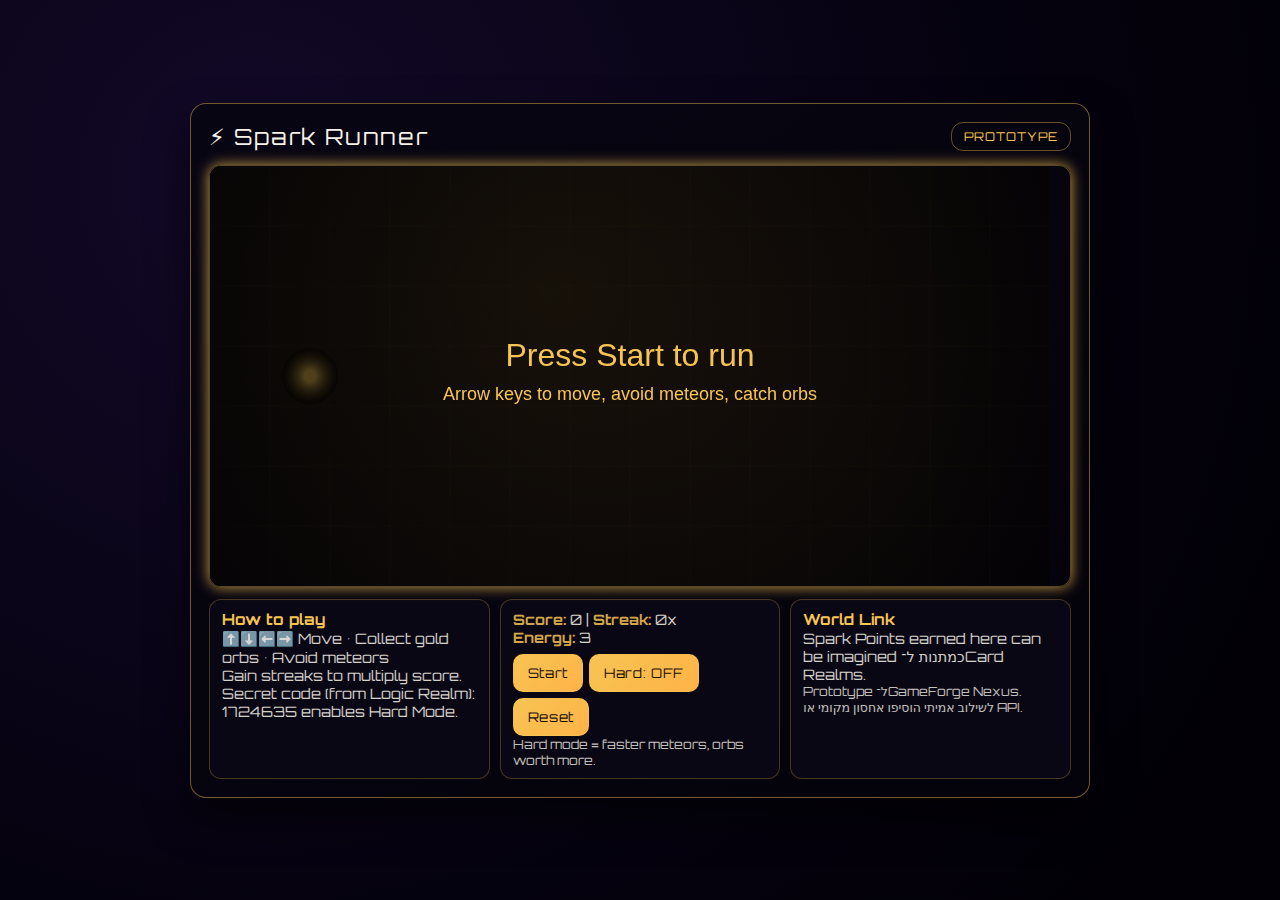
<file: browser-games/html/spark-runner.html>
<!DOCTYPE html>
<html lang="en">
<head>
  <meta charset="UTF-8">
  <meta name="viewport" content="width=device-width, initial-scale=1.0">
  <title>Spark Runner ⚡</title>
  <link rel="preconnect" href="https://fonts.googleapis.com">
  <link rel="preconnect" href="https://fonts.gstatic.com" crossorigin>
  <link href="https://fonts.googleapis.com/css2?family=Orbitron:wght@400;500;700&display=swap" rel="stylesheet">
  <link rel="stylesheet" href="../styles/spark-runner.css">
</head>
<body>
  <div class="game-shell">
    <div class="header">
      <div class="h-title">⚡ Spark Runner</div>
      <div class="badge">Prototype</div>
    </div>

    <div class="canvas-wrap">
      <canvas id="gameCanvas" width="840" height="420"></canvas>
    </div>

    <div class="hud">
      <div class="panel">
        <strong>How to play</strong>
        <div class="status-line">⬆️⬇️⬅️➡️ Move • Collect gold orbs • Avoid meteors</div>
        <div class="status-line">Gain streaks to multiply score. Secret code (from Logic Realm): 1724635 enables Hard Mode.</div>
      </div>
      <div class="panel">
        <div class="status-line"><strong>Score:</strong> <span id="score">0</span> | <strong>Streak:</strong> <span id="streak">0x</span></div>
        <div class="status-line"><strong>Energy:</strong> <span id="energy">3</span></div>
        <div class="controls">
          <button id="startBtn">Start</button>
          <button id="hardBtn">Toggle Hard</button>
          <button id="resetBtn">Reset</button>
        </div>
        <div class="status-line small">Hard mode = faster meteors, orbs worth more.</div>
      </div>
      <div class="panel">
        <strong>World Link</strong>
        <div class="status-line">Spark Points earned here can be imagined כמתנות ל־Card Realms.</div>
        <div class="status-line small">Prototype ל־GameForge Nexus. לשילוב אמיתי הוסיפו אחסון מקומי או API.</div>
      </div>
    </div>
  </div>

  <script src="../scripts/spark-runner.js"></script>
</body>
</html>
</file>
<file: WebPlay/aim-trainer/style.css>
:root {
  --bg: #0b1020;
  --panel: #0f172a;
  --accent: #f472b6;
  --text: #e2e8f0;
}
* { box-sizing: border-box; }
body { margin:0; min-height:100vh; background: var(--bg); color: var(--text); font-family: 'Inter', system-ui, sans-serif; display:grid; place-items:center; padding:1rem; }
.panel { width:min(900px,95vw); background:var(--panel); border:1px solid rgba(255,255,255,0.08); border-radius:14px; padding:.75rem 1rem; display:flex; justify-content:space-between; align-items:center; box-shadow:0 12px 28px rgba(0,0,0,0.4); }
.stats { display:flex; gap:1rem; align-items:center; flex-wrap:wrap; }
button { background: linear-gradient(135deg, var(--accent), #ec4899); color:#0b1020; border:none; border-radius:10px; padding:0.55rem 1rem; font-weight:800; cursor:pointer; }
#arena { margin-top:1rem; width:min(900px,95vw); height:520px; background: radial-gradient(circle at 30% 20%, rgba(244,114,182,0.14), transparent 40%), #0b1020; border:1px solid rgba(255,255,255,0.08); border-radius:14px; position:relative; overflow:hidden; }
.target { position:absolute; width:54px; height:54px; border-radius:50%; background: radial-gradient(circle, #fff 0 40%, #f472b6 60%); box-shadow:0 6px 16px rgba(236,72,153,0.45); display:grid; place-items:center; font-weight:800; color:#0b1020; }
#overlay { position:fixed; inset:0; background:rgba(0,0,0,0.6); display:grid; place-items:center; }
.hidden { display:none; }
.dialog { background:var(--panel); width:320px; padding:1.25rem; border-radius:14px; text-align:center; box-shadow:0 12px 24px rgba(0,0,0,0.45); }
.dialog p { color:#cbd5e1; }
</file>
<file: WebPlay/arena-click-battle/style.css>
:root {
  --bg: #0f172a;
  --panel: #111827;
  --accent: #fbbf24;
  --text: #e5e7eb;
}
* { box-sizing: border-box; }
body {
  margin: 0;
  min-height: 100vh;
  background: radial-gradient(circle at 15% 15%, rgba(251,191,36,0.18), transparent 35%), var(--bg);
  color: var(--text);
  font-family: 'Inter', system-ui, sans-serif;
  display: grid;
  place-items: center;
  padding: 1.25rem;
}

.panel {
  width: min(900px, 95vw);
  background: var(--panel);
  border-radius: 14px;
  border: 1px solid rgba(255,255,255,0.08);
  padding: 1rem 1.25rem;
  box-shadow: 0 12px 30px rgba(0,0,0,0.4);
}
header { display: flex; justify-content: space-between; align-items: center; }
header h1 { margin: 0; }
header p { margin: 0; color: #cbd5e1; }
.stats { display: flex; gap: 1rem; font-weight: 700; }

.arena { display: grid; place-items: center; gap: 0.75rem; padding: 1rem 0; }
.enemy {
  background: rgba(255,255,255,0.02);
  border: 1px solid rgba(255,255,255,0.06);
  border-radius: 12px;
  padding: 1rem;
  text-align: center;
  width: 260px;
}
.hp-bar { width: 100%; height: 14px; background: #1f2937; border-radius: 999px; overflow: hidden; margin-bottom: .5rem; }
#hpFill { height: 100%; width: 100%; background: linear-gradient(135deg, #f87171, #fbbf24); transition: width 0.2s ease; }
button {
  background: linear-gradient(135deg, var(--accent), #f59e0b);
  color: #0f172a;
  border: none;
  border-radius: 10px;
  padding: 0.6rem 1.2rem;
  font-weight: 800;
  cursor: pointer;
}

.upgrades { margin-top: 1rem; }
.upgrade { display: flex; justify-content: space-between; align-items: center; background: rgba(255,255,255,0.02); padding: .75rem; border-radius: 10px; margin-top: 0.5rem; }
.upgrade p { margin: 0; color: #cbd5e1; }
</file>
<file: WebPlay/brick-breaker/style.css>
:root {
  color-scheme: light;
  font-family: "Segoe UI", system-ui, -apple-system, sans-serif;
  background: #0f172a;
  color: #e2e8f0;
}
body {
  margin: 0;
  min-height: 100vh;
  display: grid;
  place-items: center;
  padding: 2rem;
}
main {
  width: min(900px, 100%);
  background: rgba(255, 255, 255, 0.04);
  border: 1px solid rgba(255, 255, 255, 0.08);
  border-radius: 16px;
  box-shadow: 0 15px 50px rgba(0, 0, 0, 0.35);
  padding: 1.5rem;
  backdrop-filter: blur(6px);
}
header {
  margin-bottom: 1rem;
  text-align: center;
}
h1 {
  margin: 0 0 0.25rem;
  letter-spacing: 0.02em;
}
.prompt {
  background: rgba(15, 23, 42, 0.6);
  border: 1px solid rgba(148, 163, 184, 0.25);
  border-radius: 12px;
  padding: 1rem;
  box-shadow: inset 0 0 0 1px rgba(255, 255, 255, 0.03);
}
.prompt h2 {
  margin-top: 0;
  color: #cbd5e1;
}
pre {
  white-space: pre-wrap;
  line-height: 1.5;
  font-size: 1rem;
  margin: 0;
  color: #f8fafc;
  background: transparent;
  font-family: "IBM Plex Mono", "SFMono-Regular", Consolas, monospace;
}
.notes {
  margin-top: 1rem;
  color: #cbd5e1;
  text-align: center;
}
</file>
<file: WebPlay/memory-grid/style.css>
:root {
  --bg: #0b1224;
  --card: #111827;
  --accent: #a855f7;
  --accent-2: #22d3ee;
  --text: #e5e7eb;
}

* { box-sizing: border-box; }
body {
  margin: 0;
  display: grid;
  place-items: center;
  min-height: 100vh;
  background: radial-gradient(circle at 20% 20%, rgba(34,211,238,0.15), transparent 30%),
              radial-gradient(circle at 80% 0%, rgba(168,85,247,0.2), transparent 35%),
              var(--bg);
  color: var(--text);
  font-family: 'Inter', system-ui, sans-serif;
}

main {
  width: min(720px, 90vw);
  background: rgba(17,24,39,0.85);
  border: 1px solid rgba(255,255,255,0.08);
  padding: 1.5rem;
  border-radius: 18px;
  box-shadow: 0 20px 60px rgba(0,0,0,0.35);
  backdrop-filter: blur(10px);
}

header {
  display: grid;
  grid-template-columns: repeat(4, 1fr);
  gap: 0.75rem;
  align-items: center;
  margin-bottom: 1rem;
  font-weight: 700;
}

button {
  padding: 0.8rem 1rem;
  border: none;
  border-radius: 10px;
  background: linear-gradient(135deg, var(--accent), var(--accent-2));
  color: #0b1224;
  cursor: pointer;
  font-weight: 800;
}

#grid {
  display: grid;
  grid-template-columns: repeat(4, minmax(120px, 1fr));
  gap: 0.75rem;
}

.card {
  position: relative;
  width: 100%;
  aspect-ratio: 1/1;
  transform-style: preserve-3d;
  transition: transform 0.4s ease;
  cursor: pointer;
}

.card.flipped { transform: rotateY(180deg); }
.card.matched { outline: 2px solid var(--accent-2); }

.face {
  position: absolute;
  inset: 0;
  display: grid;
  place-items: center;
  border-radius: 12px;
  font-size: 2rem;
  backface-visibility: hidden;
}

.front { background: var(--card); border: 1px solid rgba(255,255,255,0.06); }
.back {
  background: linear-gradient(135deg, var(--accent), var(--accent-2));
  transform: rotateY(180deg);
  color: #0b1224;
  font-weight: 900;
}
</file>
<file: WebPlay/puzzle-slider/style.css>
:root {
  --bg: #0f1628;
  --tile: #182742;
  --accent: #ffb347;
  --text: #e9f3ff;
}

* { box-sizing: border-box; }
body {
  margin: 0;
  min-height: 100vh;
  display: grid;
  place-items: center;
  background: linear-gradient(160deg, #0f1628, #0c1021);
  color: var(--text);
  font-family: 'Heebo','Segoe UI', sans-serif;
}

.shell {
  width: min(620px, 92vw);
  background: rgba(255,255,255,0.04);
  border: 1px solid rgba(255,255,255,0.08);
  border-radius: 16px;
  padding: 18px;
  box-shadow: 0 18px 50px rgba(0,0,0,0.35);
}

header { text-align: center; margin-bottom: 10px; }

.hud { display: flex; gap: 10px; align-items: center; justify-content: center; margin-bottom: 10px; }
button { background: var(--accent); border: none; color: #2a1400; padding: 9px 14px; border-radius: 10px; font-weight: 700; cursor: pointer; }

.board {
  display: grid;
  grid-template-columns: repeat(4, 1fr);
  gap: 8px;
  background: rgba(255,255,255,0.03);
  padding: 8px;
  border-radius: 12px;
}

.tile {
  aspect-ratio: 1/1;
  background: var(--tile);
  border: 1px solid rgba(255,255,255,0.08);
  border-radius: 12px;
  display: grid;
  place-items: center;
  font-size: 1.4rem;
  font-weight: 700;
  color: var(--text);
  cursor: pointer;
  transition: transform 0.12s ease, background 0.12s ease;
}

.tile:active { transform: scale(0.98); }
.tile.empty { background: rgba(255,255,255,0.03); border-style: dashed; cursor: default; }

.status { text-align: center; margin-top: 10px; min-height: 20px; font-weight: 700; }
</file>
<file: WebPlay/reflex-dodge/style.css>
:root {
  color-scheme: light;
  font-family: "Segoe UI", system-ui, -apple-system, sans-serif;
  background: #0f172a;
  color: #e2e8f0;
}
body {
  margin: 0;
  min-height: 100vh;
  display: grid;
  place-items: center;
  padding: 2rem;
}
main {
  width: min(900px, 100%);
  background: rgba(255, 255, 255, 0.04);
  border: 1px solid rgba(255, 255, 255, 0.08);
  border-radius: 16px;
  box-shadow: 0 15px 50px rgba(0, 0, 0, 0.35);
  padding: 1.5rem;
  backdrop-filter: blur(6px);
}
header {
  margin-bottom: 1rem;
  text-align: center;
}
h1 {
  margin: 0 0 0.25rem;
  letter-spacing: 0.02em;
}
.prompt {
  background: rgba(15, 23, 42, 0.6);
  border: 1px solid rgba(148, 163, 184, 0.25);
  border-radius: 12px;
  padding: 1rem;
  box-shadow: inset 0 0 0 1px rgba(255, 255, 255, 0.03);
}
.prompt h2 {
  margin-top: 0;
  color: #cbd5e1;
}
pre {
  white-space: pre-wrap;
  line-height: 1.5;
  font-size: 1rem;
  margin: 0;
  color: #f8fafc;
  background: transparent;
  font-family: "IBM Plex Mono", "SFMono-Regular", Consolas, monospace;
}
.notes {
  margin-top: 1rem;
  color: #cbd5e1;
  text-align: center;
}
</file>
<file: WebPlay/rpg-idle-mini/style.css>
:root {
  --bg: #0b1224;
  --panel: #111827;
  --accent: #22d3ee;
  --accent-2: #10b981;
  --text: #e5e7eb;
}

* { box-sizing: border-box; }
body {
  margin: 0;
  min-height: 100vh;
  display: grid;
  place-items: center;
  background: radial-gradient(circle at 20% 20%, rgba(34,211,238,0.12), transparent 30%),
              radial-gradient(circle at 80% 0%, rgba(16,185,129,0.14), transparent 35%),
              var(--bg);
  color: var(--text);
  font-family: 'Inter', system-ui, sans-serif;
}

main {
  width: min(860px, 92vw);
  background: rgba(17,24,39,0.9);
  border-radius: 16px;
  padding: 1.5rem;
  border: 1px solid rgba(255,255,255,0.08);
  box-shadow: 0 20px 60px rgba(0,0,0,0.35);
}

header { display: flex; align-items: center; justify-content: space-between; flex-wrap: wrap; gap: 0.8rem; }
.stats { display: flex; gap: 1rem; font-weight: 700; }

.grid {
  display: grid;
  grid-template-columns: repeat(auto-fit, minmax(240px, 1fr));
  gap: 1rem;
  margin-top: 1rem;
}

.card {
  background: var(--panel);
  border-radius: 14px;
  padding: 1rem;
  border: 1px solid rgba(255,255,255,0.06);
  min-height: 200px;
}

button {
  display: block;
  width: 100%;
  padding: 0.8rem 1rem;
  margin-bottom: 0.5rem;
  border: none;
  border-radius: 10px;
  background: linear-gradient(135deg, var(--accent), var(--accent-2));
  color: #0b1224;
  font-weight: 800;
  cursor: pointer;
}

#log {
  max-height: 240px;
  overflow-y: auto;
  font-size: 0.9rem;
  line-height: 1.4;
}
</file>
<file: WebPlay/runner-energetic/style.css>
:root {
  color-scheme: light;
  font-family: "Segoe UI", system-ui, -apple-system, sans-serif;
  background: #0f172a;
  color: #e2e8f0;
}
body {
  margin: 0;
  min-height: 100vh;
  display: grid;
  place-items: center;
  padding: 2rem;
}
main {
  width: min(900px, 100%);
  background: rgba(255, 255, 255, 0.04);
  border: 1px solid rgba(255, 255, 255, 0.08);
  border-radius: 16px;
  box-shadow: 0 15px 50px rgba(0, 0, 0, 0.35);
  padding: 1.5rem;
  backdrop-filter: blur(6px);
}
header {
  margin-bottom: 1rem;
  text-align: center;
}
h1 {
  margin: 0 0 0.25rem;
  letter-spacing: 0.02em;
}
.prompt {
  background: rgba(15, 23, 42, 0.6);
  border: 1px solid rgba(148, 163, 184, 0.25);
  border-radius: 12px;
  padding: 1rem;
  box-shadow: inset 0 0 0 1px rgba(255, 255, 255, 0.03);
}
.prompt h2 {
  margin-top: 0;
  color: #cbd5e1;
}
pre {
  white-space: pre-wrap;
  line-height: 1.5;
  font-size: 1rem;
  margin: 0;
  color: #f8fafc;
  background: transparent;
  font-family: "IBM Plex Mono", "SFMono-Regular", Consolas, monospace;
}
.notes {
  margin-top: 1rem;
  color: #cbd5e1;
  text-align: center;
}
</file>
<file: WebPlay/runner/style.css>
:root {
  --bg: #0c1021;
  --accent: #00f5a0;
  --danger: #ff5c8d;
  --text: #e8f5ff;
}

* { box-sizing: border-box; }
body {
  margin: 0;
  font-family: 'Segoe UI', Tahoma, sans-serif;
  background: linear-gradient(180deg, #0c1021, #152642);
  color: var(--text);
  display: grid;
  place-items: center;
  min-height: 100vh;
}

.game-shell {
  width: min(900px, 95vw);
  background: rgba(255,255,255,0.04);
  border: 1px solid rgba(255,255,255,0.1);
  border-radius: 16px;
  padding: 20px;
  box-shadow: 0 20px 60px rgba(0,0,0,0.45);
  position: relative;
  overflow: hidden;
}

header {
  text-align: center;
  margin-bottom: 10px;
}

.hud {
  display: flex;
  gap: 16px;
  align-items: center;
  justify-content: center;
  margin-bottom: 12px;
}

button {
  background: var(--accent);
  color: #001f2f;
  border: none;
  padding: 10px 16px;
  border-radius: 10px;
  font-weight: 700;
  cursor: pointer;
  transition: transform 0.15s ease, box-shadow 0.15s ease;
}
button:hover { transform: translateY(-2px); box-shadow: 0 10px 20px rgba(0,245,160,0.3); }
button:active { transform: translateY(0); }

.playfield {
  position: relative;
  height: 260px;
  border-radius: 12px;
  background: linear-gradient(180deg, #112038 60%, #0d1728 100%);
  overflow: hidden;
  border: 1px solid rgba(255,255,255,0.08);
}

.ground {
  position: absolute;
  bottom: 0;
  left: 0;
  width: 100%;
  height: 70px;
  background: repeating-linear-gradient(45deg, rgba(0,245,160,0.25) 0 14px, rgba(0,245,160,0.05) 14px 28px);
  border-top: 2px solid rgba(0,245,160,0.4);
}

.runner {
  position: absolute;
  left: 60px;
  bottom: 70px;
  width: 38px;
  height: 54px;
  background: linear-gradient(135deg, var(--accent), #49d6ff);
  border-radius: 10px;
  box-shadow: 0 10px 20px rgba(0,245,160,0.4);
  transition: transform 0.15s ease;
}

.obstacle {
  position: absolute;
  bottom: 70px;
  width: 22px;
  height: 50px;
  background: var(--danger);
  border-radius: 6px;
  box-shadow: 0 8px 16px rgba(255,92,141,0.4);
}

.overlay {
  position: absolute;
  inset: 0;
  display: grid;
  place-items: center;
  background: rgba(0,0,0,0.6);
  backdrop-filter: blur(6px);
  opacity: 0;
  pointer-events: none;
  transition: opacity 0.25s ease;
}

.overlay.active {
  opacity: 1;
  pointer-events: auto;
}

.panel {
  background: rgba(15,26,45,0.9);
  border: 1px solid rgba(255,255,255,0.08);
  border-radius: 14px;
  padding: 20px 24px;
  text-align: center;
  min-width: 260px;
}
</file>
<file: WebPlay/space-shooter/style.css>
:root {
  --bg: #020617;
  --panel: #0f172a;
  --accent: #38bdf8;
  --danger: #f43f5e;
  --text: #e2e8f0;
}
* { box-sizing: border-box; }
body {
  margin: 0;
  min-height: 100vh;
  background: radial-gradient(circle at 80% 20%, rgba(56,189,248,0.18), transparent 35%), var(--bg);
  color: var(--text);
  font-family: 'Inter', system-ui, sans-serif;
  display: grid;
  place-items: center;
  padding: 1rem;
}

.panel {
  width: min(900px, 95vw);
  background: var(--panel);
  border-radius: 14px;
  border: 1px solid rgba(255,255,255,0.08);
  padding: .75rem 1rem;
  display: flex;
  justify-content: space-between;
  align-items: center;
  box-shadow: 0 10px 26px rgba(0,0,0,0.4);
}
.stats { display: flex; gap: 1rem; align-items: center; }
button {
  background: linear-gradient(135deg, var(--accent), #0ea5e9);
  color: #0b1120;
  border: none;
  border-radius: 10px;
  padding: 0.5rem 1rem;
  font-weight: 700;
  cursor: pointer;
}

#field {
  margin-top: 1rem;
  width: min(900px, 95vw);
  height: 520px;
  background: linear-gradient(180deg, rgba(255,255,255,0.04), rgba(255,255,255,0.02));
  border: 1px solid rgba(255,255,255,0.08);
  border-radius: 14px;
  position: relative;
  overflow: hidden;
}

#ship {
  position: absolute;
  bottom: 20px;
  left: 50%;
  width: 44px;
  height: 44px;
  background: linear-gradient(135deg, var(--accent), #6366f1);
  border-radius: 12px;
  transform: translateX(-50%);
  box-shadow: 0 10px 28px rgba(56,189,248,0.5);
}

.bullet {
  position: absolute;
  width: 6px;
  height: 14px;
  background: #a5f3fc;
  border-radius: 4px;
}
.enemy {
  position: absolute;
  width: 36px;
  height: 36px;
  background: linear-gradient(135deg, var(--danger), #fb7185);
  border-radius: 10px;
  box-shadow: 0 10px 24px rgba(244,63,94,0.4);
}

#overlay {
  position: fixed;
  inset: 0;
  background: rgba(0,0,0,0.6);
  display: grid;
  place-items: center;
}
.hidden { display: none; }
.dialog {
  background: var(--panel);
  padding: 1.5rem;
  border-radius: 14px;
  width: 320px;
  text-align: center;
  box-shadow: 0 12px 26px rgba(0,0,0,0.45);
}
.dialog p { color: #cbd5e1; }
</file>
<file: WebPlay/top-down-racer/style.css>
:root {
  --bg: #0b1224;
  --track: #111827;
  --line: #cbd5e1;
  --accent: #22d3ee;
  --danger: #f97316;
  --text: #e5e7eb;
}

* { box-sizing: border-box; }
body {
  margin: 0;
  min-height: 100vh;
  display: grid;
  place-items: center;
  background: radial-gradient(circle at 20% 20%, rgba(34,211,238,0.12), transparent 30%),
              radial-gradient(circle at 80% 0%, rgba(249,115,22,0.14), transparent 35%),
              var(--bg);
  color: var(--text);
  font-family: 'Inter', system-ui, sans-serif;
}

main {
  width: min(620px, 90vw);
  background: rgba(11,18,36,0.9);
  border-radius: 16px;
  padding: 1.4rem;
  border: 1px solid rgba(255,255,255,0.08);
  box-shadow: 0 20px 60px rgba(0,0,0,0.35);
}

header { display: flex; align-items: center; justify-content: space-between; }
.stats { display: flex; gap: 1rem; font-weight: 700; }

#track {
  position: relative;
  margin-top: 1rem;
  height: 420px;
  overflow: hidden;
  border-radius: 14px;
  background: var(--track);
  border: 1px solid rgba(255,255,255,0.06);
}

#car {
  position: absolute;
  width: 36px;
  height: 60px;
  background: linear-gradient(135deg, var(--accent), #3b82f6);
  bottom: 20px;
  left: 50%;
  transform: translateX(-50%);
  border-radius: 10px;
  box-shadow: 0 8px 20px rgba(34,211,238,0.35);
}

.obstacle {
  position: absolute;
  width: 20px;
  height: 24px;
  background: linear-gradient(180deg, #f97316, #ef4444);
  border-radius: 4px;
  box-shadow: 0 6px 14px rgba(239,68,68,0.3);
}

.lane-line {
  position: absolute;
  width: 6px;
  height: 50px;
  background: var(--line);
  left: 50%;
  transform: translateX(-50%);
  opacity: 0.6;
}

.hint { text-align: center; color: #cbd5e1; }
</file>
<file: browser-games/styles/spark-runner.css>
:root {
  --bg: radial-gradient(circle at 20% 20%, #130928, #05020f 60%, #020006 90%);
  --gold: #f6c453;
  --amber: #ffb347;
  --panel: rgba(10, 8, 20, 0.9);
  --glow: 0 0 14px rgba(246, 196, 83, 0.8);
}

* { box-sizing: border-box; }

body {
  margin: 0;
  font-family: 'Orbitron', system-ui, sans-serif;
  background: var(--bg);
  color: #f7f2e9;
  display: flex;
  align-items: center;
  justify-content: center;
  min-height: 100vh;
}

.game-shell {
  width: 900px;
  max-width: 96vw;
  background: linear-gradient(145deg, rgba(8,6,18,0.95), rgba(4,2,10,0.95));
  border: 1px solid rgba(246, 196, 83, 0.45);
  border-radius: 16px;
  padding: 18px;
  box-shadow: 0 20px 40px rgba(0,0,0,0.6);
}

.header {
  display: flex;
  justify-content: space-between;
  align-items: center;
  margin-bottom: 14px;
}

.h-title {
  font-size: 1.4rem;
  letter-spacing: 0.08em;
}

.badge {
  padding: 6px 12px;
  border-radius: 12px;
  border: 1px solid rgba(246, 196, 83, 0.4);
  color: var(--gold);
  text-transform: uppercase;
  letter-spacing: 0.08em;
  font-size: 0.75rem;
}

.canvas-wrap {
  position: relative;
  border-radius: 12px;
  overflow: hidden;
  border: 1px solid rgba(246, 196, 83, 0.35);
  box-shadow: var(--glow);
}

#gameCanvas {
  display: block;
  background: radial-gradient(circle at 40% 30%, rgba(246,196,83,0.2), rgba(8,4,18,0.9)),
              radial-gradient(circle at 80% 70%, rgba(255,179,71,0.18), rgba(2,0,6,0.95));
}

.hud {
  display: grid;
  grid-template-columns: repeat(auto-fit, minmax(200px, 1fr));
  gap: 10px;
  margin-top: 12px;
}

.panel {
  background: var(--panel);
  border-radius: 12px;
  border: 1px solid rgba(246, 196, 83, 0.25);
  padding: 10px 12px;
  font-size: 0.95rem;
  min-height: 70px;
}

.panel strong { color: var(--gold); }

.controls {
  display: flex;
  gap: 6px;
  margin-top: 8px;
  flex-wrap: wrap;
}

button {
  padding: 10px 14px;
  border-radius: 10px;
  border: 1px solid rgba(246, 196, 83, 0.4);
  background: linear-gradient(135deg, var(--gold), var(--amber));
  color: #1a0f03;
  font-family: 'Orbitron', system-ui, sans-serif;
  letter-spacing: 0.05em;
  cursor: pointer;
  transition: transform 0.18s ease, box-shadow 0.18s ease;
}

button:hover {
  transform: translateY(-1px) scale(1.02);
  box-shadow: var(--glow);
}

.status-line {
  font-size: 0.9rem;
  opacity: 0.85;
}

.small {
  font-size: 0.78rem;
  opacity: 0.78;
}
</file>
